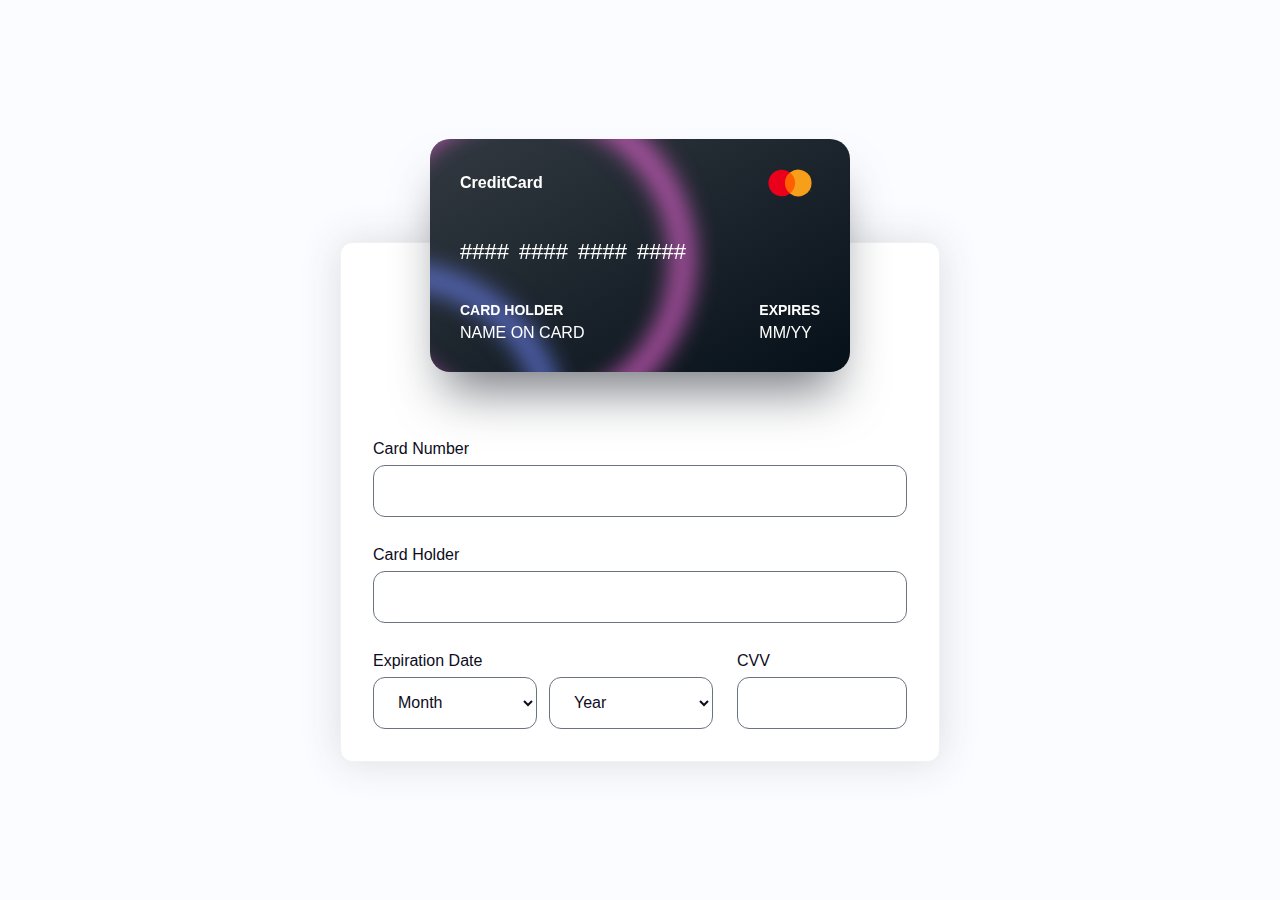
<file: credit-card-animation/index.html>
<!DOCTYPE html>
<html lang="en" >
<head>
  <meta charset="UTF-8">
  <title>CodePen - Credit Card animation</title>
  <link rel="stylesheet" href="./style.css">

</head>
<body>
<!-- partial:index.partial.html -->
<main>
      <section id="card" class="card">
        <div id="highlight"></div>
        <section class="card__front">
          <div class="card__header">
            <div>CreditCard</div>
            <svg xmlns="http://www.w3.org/2000/svg" height="40" width="60" id="svg895" version="1.1" viewBox="-96 -98.908 832 593.448"><defs id="defs879"><style id="style877" type="text/css">.e{fill:#f79e1b}</style></defs><path id="rect887" display="inline" fill="#ff5f00" stroke-width="5.494" d="M224.833 42.298h190.416v311.005H224.833z"/><path id="path889" d="M244.446 197.828a197.448 197.448 0 0175.54-155.475 197.777 197.777 0 100 311.004 197.448 197.448 0 01-75.54-155.53z" fill="#eb001b" stroke-width="5.494"/><path id="path891" d="M621.101 320.394v-6.372h2.747v-1.319h-6.537v1.319h2.582v6.373zm12.691 0v-7.69h-1.978l-2.307 5.493-2.308-5.494h-1.977v7.691h1.428v-5.823l2.143 5h1.483l2.143-5v5.823z" class="e" fill="#f79e1b" stroke-width="5.494"/><path id="path893" d="M640 197.828a197.777 197.777 0 01-320.015 155.474 197.777 197.777 0 000-311.004A197.777 197.777 0 01640 197.773z" class="e" fill="#f79e1b" stroke-width="5.494"/></svg>
          </div>
          <div id="card_number" class="card__number">
            <span>#<br></span>
            <span>#<br></span>
            <span>#<br></span>
            <span>#<br></span>

            <span>#<br></span>
            <span>#<br></span>
            <span>#<br></span>
            <span>#<br></span>

            <span>#<br></span>
            <span>#<br></span>
            <span>#<br></span>
            <span>#<br></span>

            <span>#<br></span>
            <span>#<br></span>
            <span>#<br></span>
            <span>#<br></span>
          </div>
          <div class="card__footer">
            <div class="card__holder">
              <div class="card__section__title">Card Holder</div>
              <div id="card_holder">Name on card</div>
            </div>
            <div class="card__expires">
              <div class="card__section__title">Expires</div>
              <span id="card_expires_month">MM</span>/<span id="card_expires_year">YY</span>
            </div>
          </div>
        </section>
        <section class="card__back">
          <div class="card__hide_line"></div>

          <div class="card_cvv">
            <span>CVV</span>
            <div id="card_cvv_field" class="card_cvv_field"></div>
          </div>
        </section>
      </section>

      <form class="form">
        <div>
          <label for="number">Card Number</label>
          <input id="number" type="number">
        </div>
        <div>
          <label for="holder">Card Holder</label>
          <input id="holder" type="text">
        </div>
        <div class="filed__group">
          <div>
            <label for="expiration_month">Expiration Date</label>
            <div class="filed__date">
              <select id="expiration_month">
                <option selected disabled>Month</option>
                <option>01</option>
                <option>02</option>
                <option>03</option>
                <option>04</option>
                <option>05</option>
                <option>06</option>
                <option>07</option>
                <option>08</option>
                <option>09</option>
                <option>10</option>
                <option>11</option>
                <option>12</option>
              </select>
              <select id="expiration_year">
                <option selected disabled>Year</option>
                <option>2023</option>
                <option>2024</option>
                <option>2025</option>
                <option>2026</option>
                <option>2027</option>
                <option>2028</option>
                <option>2029</option>
                <option>2030</option>
                <option>2031</option>
                <option>2032</option>
              </select>
            </div>
          </div>
          <div>
            <label for="cvv">CVV</label>
            <input id="cvv" type="number">
          </div>
        </div>
      </form>
    </main>
<!-- partial -->
  <script  src="./script.js"></script>

</body>
</html>
</file>
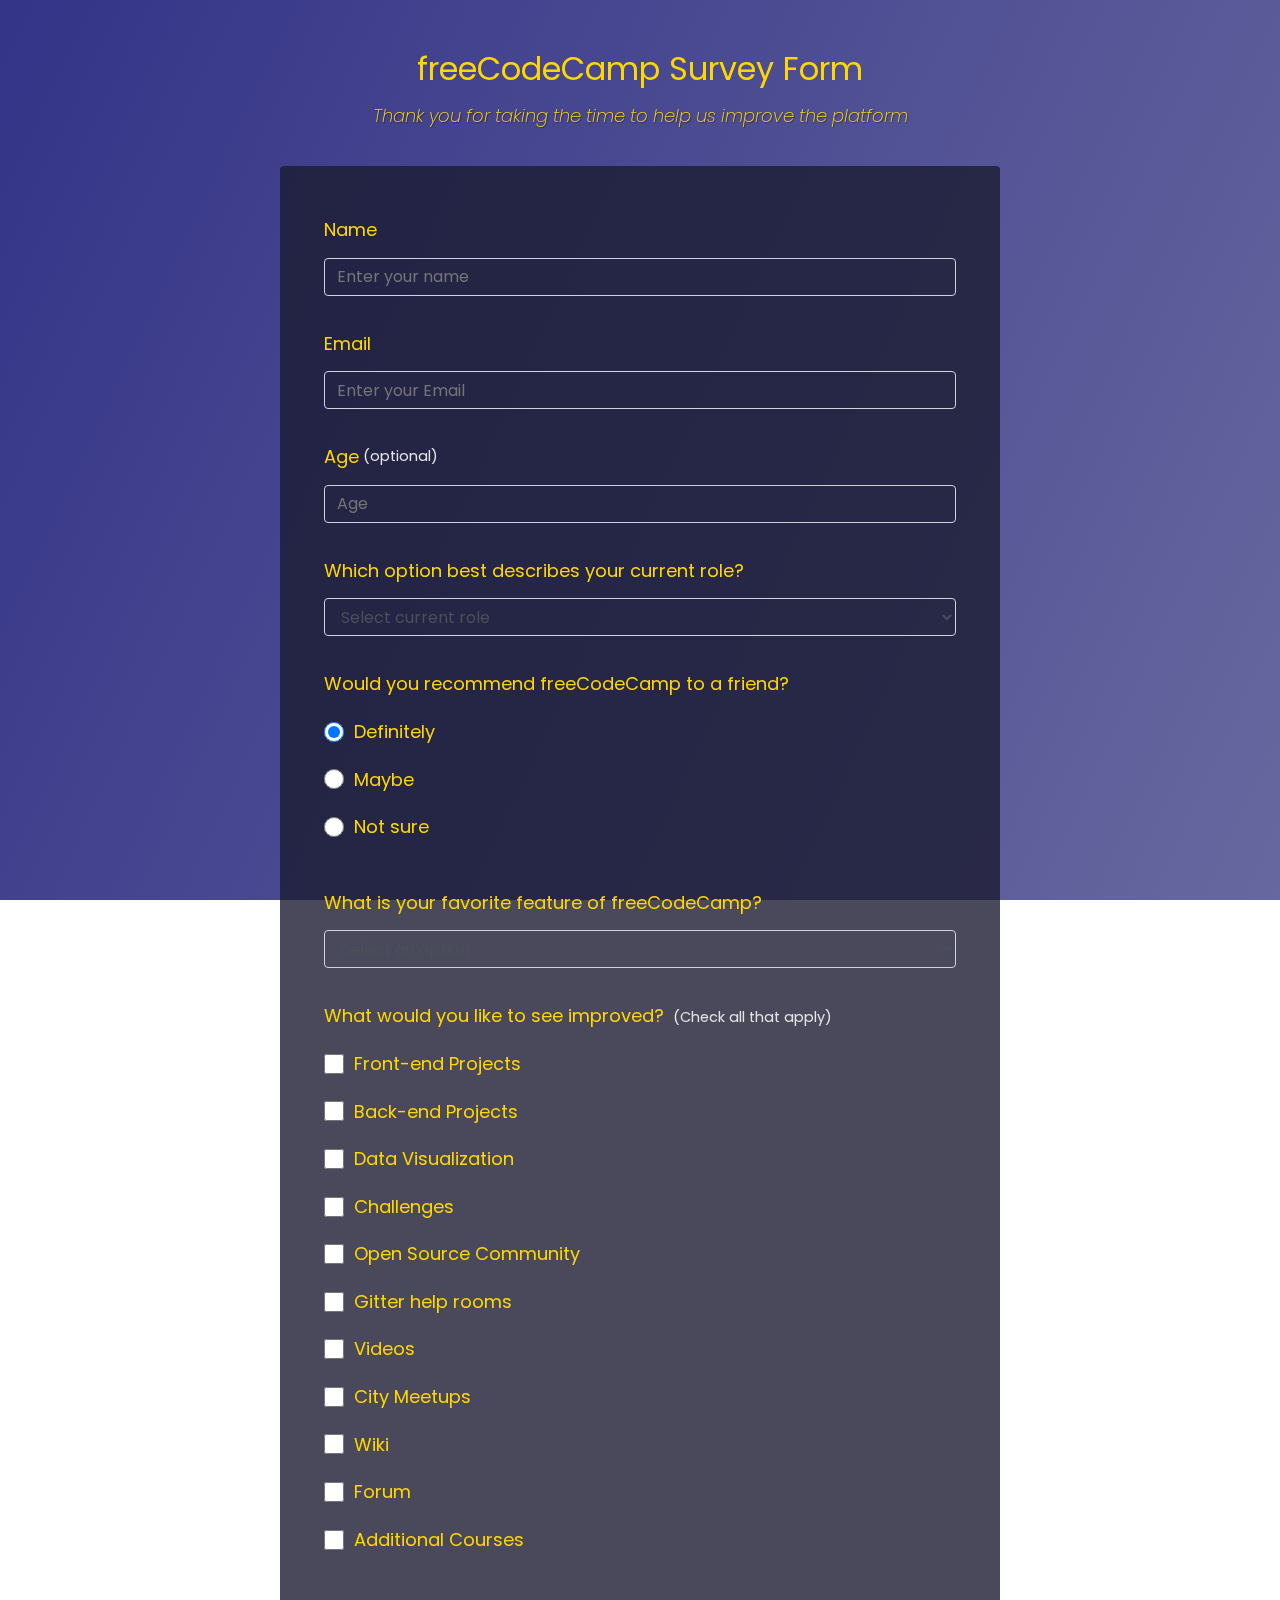
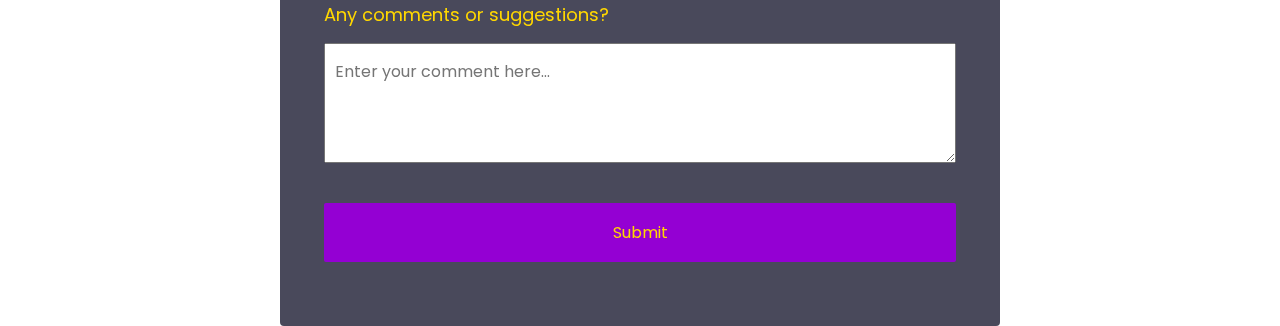
<file: fcc-survey-form-one/index.html>
<!DOCTYPE html>
<html lang="en" >
<head>
  <meta charset="UTF-8">
  <title>CodePen - FCC : Survey Form One</title>
  <link rel="stylesheet" href="./style.css">

</head>
<body>
<!-- partial:index.partial.html -->
<div class="container">
  <header class="header">
    <h1 id="title" class="text-center">freeCodeCamp Survey Form</h1>
    <p id="description" class="description text-center">
      Thank you for taking the time to help us improve the platform
    </p>
  </header>
  <form id="survey-form">
    <div class="form-group">
      <label id="name-label" for="name">Name</label>
      <input
        type="text"
        name="name"
        id="name"
        class="form-control"
        placeholder="Enter your name"
        required
      />
    </div>
    <div class="form-group">
      <label id="email-label" for="email">Email</label>
      <input
        type="email"
        name="email"
        id="email"
        class="form-control"
        placeholder="Enter your Email"
        required
      />
    </div>
    <div class="form-group">
      <label id="number-label" for="number"
        >Age<span class="clue">(optional)</span></label
      >
      <input
        type="number"
        name="age"
        id="number"
        min="10"
        max="99"
        class="form-control"
        placeholder="Age"
      />
    </div>
    <div class="form-group">
      <p>Which option best describes your current role?</p>
      <select id="dropdown" name="role" class="form-control" required>
        <option disabled selected value>Select current role</option>
        <option value="student">Student</option>
        <option value="job">Full Time Job</option>
        <option value="learner">Full Time Learner</option>
        <option value="preferNo">Prefer not to say</option>
        <option value="other">Other</option>
      </select>
    </div>

    <div class="form-group">
      <p>Would you recommend freeCodeCamp to a friend?</p>
      <label>
        <input
          name="user-recommend"
          value="definitely"
          type="radio"
          class="input-radio"
          checked
        />Definitely</label
      >
      <label>
        <input
          name="user-recommend"
          value="maybe"
          type="radio"
          class="input-radio"
        />Maybe</label
      >

      <label
        ><input
          name="user-recommend"
          value="not-sure"
          type="radio"
          class="input-radio"
        />Not sure</label
      >
    </div>

    <div class="form-group">
      <p>
        What is your favorite feature of freeCodeCamp?
      </p>
      <select id="most-like" name="mostLike" class="form-control" required>
        <option disabled selected value>Select an option</option>
        <option value="challenges">Challenges</option>
        <option value="projects">Projects</option>
        <option value="community">Community</option>
        <option value="openSource">Open Source</option>
      </select>
    </div>

    <div class="form-group">
      <p>
        What would you like to see improved?
        <span class="clue">(Check all that apply)</span>
      </p>

      <label
        ><input
          name="prefer"
          value="front-end-projects"
          type="checkbox"
          class="input-checkbox"
        />Front-end Projects</label
      >
      <label>
        <input
          name="prefer"
          value="back-end-projects"
          type="checkbox"
          class="input-checkbox"
        />Back-end Projects</label
      >
      <label
        ><input
          name="prefer"
          value="data-visualization"
          type="checkbox"
          class="input-checkbox"
        />Data Visualization</label
      >
      <label
        ><input
          name="prefer"
          value="challenges"
          type="checkbox"
          class="input-checkbox"
        />Challenges</label
      >
      <label
        ><input
          name="prefer"
          value="open-source-community"
          type="checkbox"
          class="input-checkbox"
        />Open Source Community</label
      >
      <label
        ><input
          name="prefer"
          value="gitter-help-rooms"
          type="checkbox"
          class="input-checkbox"
        />Gitter help rooms</label
      >
      <label
        ><input
          name="prefer"
          value="videos"
          type="checkbox"
          class="input-checkbox"
        />Videos</label
      >
      <label
        ><input
          name="prefer"
          value="city-meetups"
          type="checkbox"
          class="input-checkbox"
        />City Meetups</label
      >
      <label
        ><input
          name="prefer"
          value="wiki"
          type="checkbox"
          class="input-checkbox"
        />Wiki</label
      >
      <label
        ><input
          name="prefer"
          value="forum"
          type="checkbox"
          class="input-checkbox"
        />Forum</label
      >
      <label
        ><input
          name="prefer"
          value="additional-courses"
          type="checkbox"
          class="input-checkbox"
        />Additional Courses</label
      >
    </div>

    <div class="form-group">
      <p>Any comments or suggestions?</p>
      <textarea
        id="comments"
        class="input-textarea"
        name="comment"
        placeholder="Enter your comment here..."
      ></textarea>
    </div>

    <div class="form-group">
      <button type="submit" id="submit" class="submit-button">
        Submit
      </button>
    </div>
  </form>
</div>
<!-- partial -->
  <script  src="./script.js"></script>

</body>
</html>
</file>
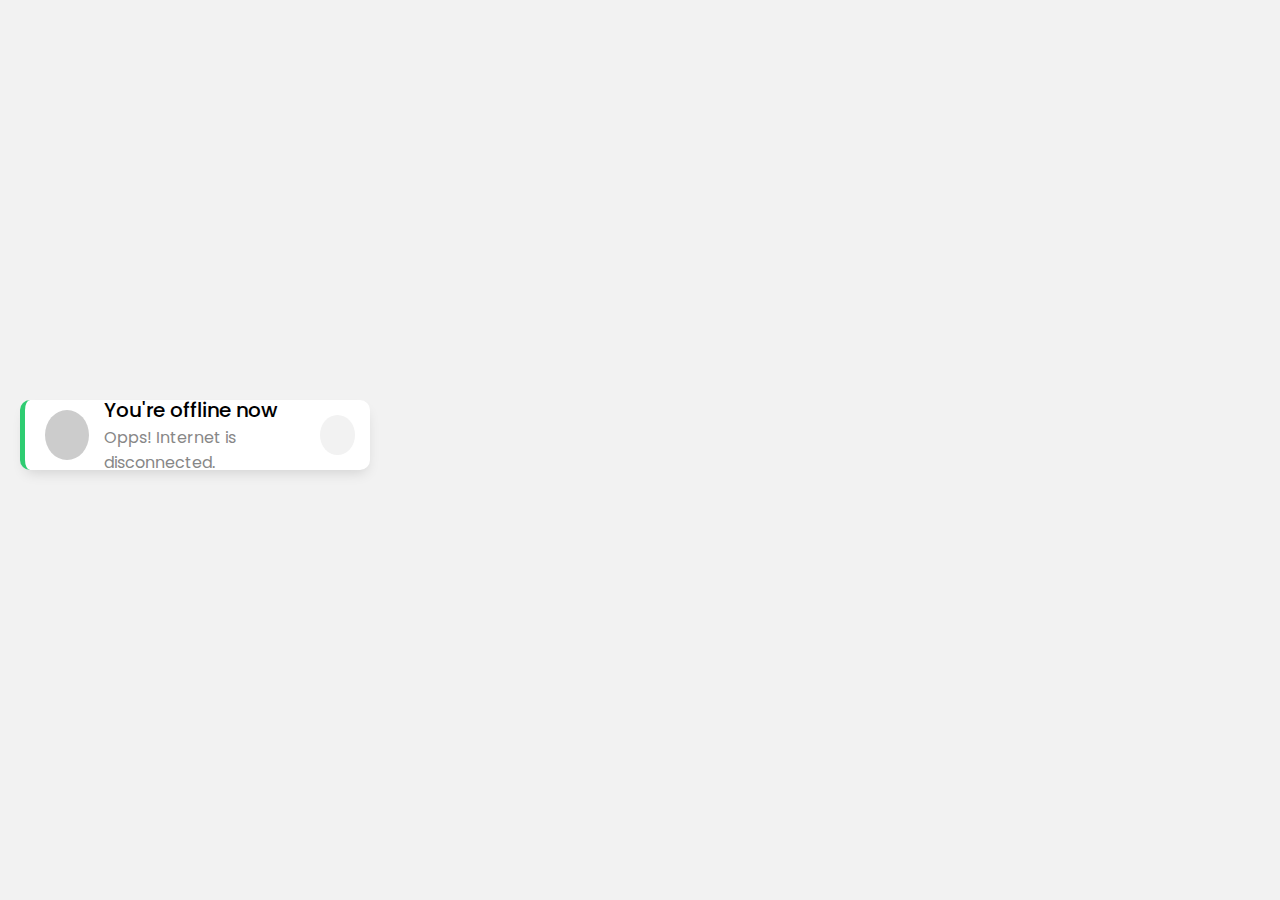
<file: pen-export-jOBGmRQ/index.html>
<!DOCTYPE html>
<html lang="en" >
<head>
  <meta charset="UTF-8">
  <title>CodePen - A Pen by bobby</title>
  <link rel="stylesheet" href="./style.css">

</head>
<body>
<!-- partial:index.partial.html -->
<!DOCTYPE html>
<!-- Created By CodingNepal - www.codingnepalweb.com -->
<html lang="en">
<head>
  <meta charset="UTF-8">
  <title>Detect Internet Connection | CodingNepal</title>
  <link rel="stylesheet" href="style.css">
  <link rel="stylesheet" href="https://unicons.iconscout.com/release/v3.0.6/css/line.css">
</head>
<body>
  <div class="wrapper">
    <div class="toast">
      <div class="content">
        <div class="icon"><i class="uil uil-wifi"></i></div>
        <div class="details">
          <span>You're online now</span>
          <p>Hurray! Internet is connected.</p>
        </div>
      </div>
      <div class="close-icon"><i class="uil uil-times"></i></div>
    </div>
  </div>

  <script src="script.js"></script>

</body>
</html>
<!-- partial -->
  <script  src="./script.js"></script>

</body>
</html>
</file>
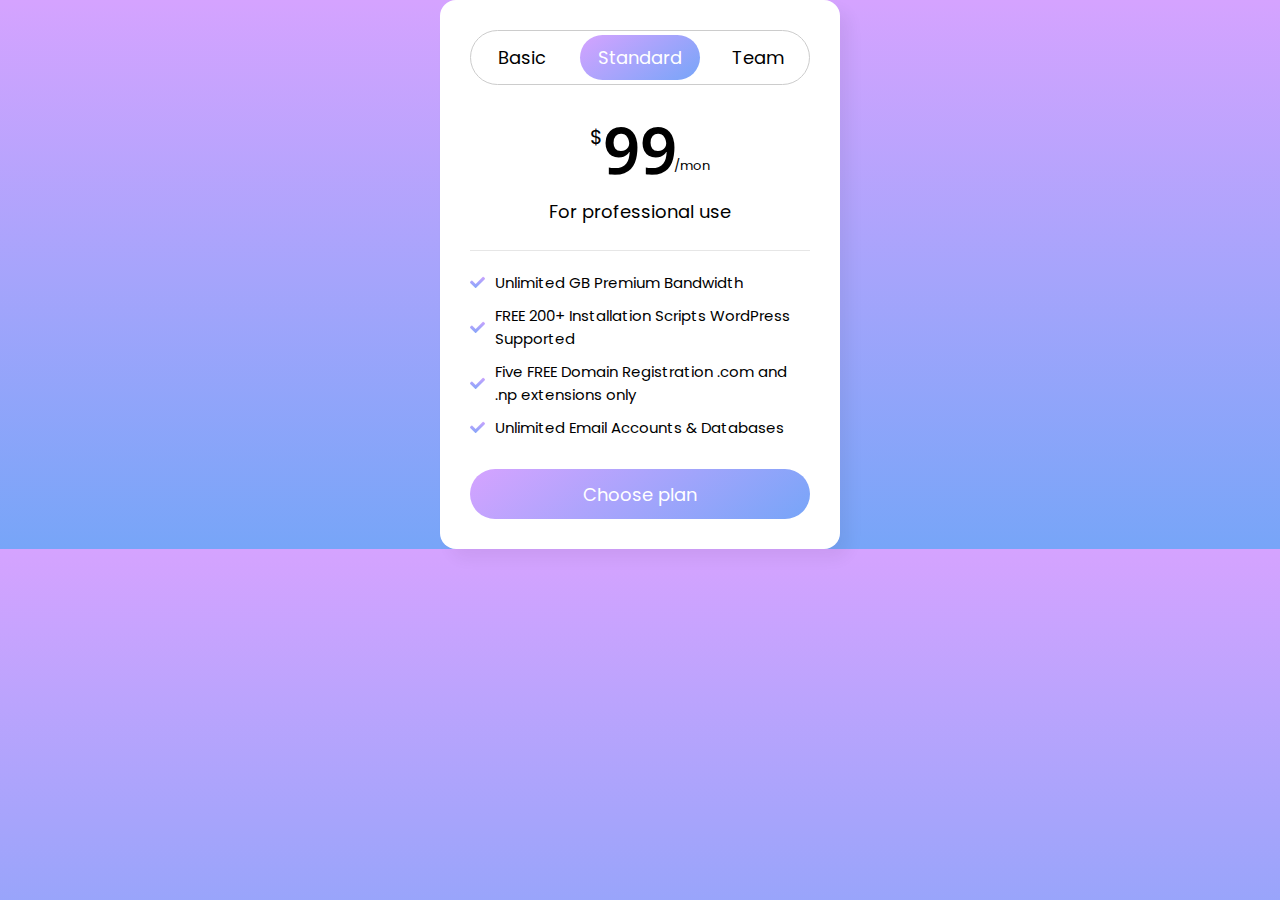
<file: pen-export-WNpOeWq/index.html>
<!DOCTYPE html>
<html lang="en" >
<head>
  <meta charset="UTF-8">
  <title>CodePen - A Pen by bobby</title>
  <link rel="stylesheet" href="./style.css">

</head>
<body>
<!-- partial:index.partial.html -->
<!DOCTYPE html>
<!-- Coding By CodingNepal - youtube.com/codingnepal -->
<html lang="en">
<head>
  <meta charset="UTF-8">
  <meta name="viewport" content="width=device-width, initial-scale=1.0">
  <title>Pure CSS Pricing Cards | CodingNepal</title>
  <link rel="stylesheet" href="style.css">
  <link rel="stylesheet" href="https://cdnjs.cloudflare.com/ajax/libs/font-awesome/5.15.3/css/all.min.css"/>
</head>
<body>
  <div class="wrapper">
    <input type="radio" name="slider" id="tab-1">
    <input type="radio" name="slider" id="tab-2" checked>
    <input type="radio" name="slider" id="tab-3">
    <header>
      <label for="tab-1" class="tab-1">Basic</label>
      <label for="tab-2" class="tab-2">Standard</label>
      <label for="tab-3" class="tab-3">Team</label>
      <div class="slider"></div>
    </header>
    <div class="card-area">
      <div class="cards">
        <div class="row row-1">
          <div class="price-details">
            <span class="price">19</span>
            <p>For beginner use</p>
          </div>
          <ul class="features">
            <li><i class="fas fa-check"></i><span>100 GB Premium Bandwidth</span></li>
            <li><i class="fas fa-check"></i><span>FREE 50+ Installation Scripts WordPress Supported</span></li>
            <li><i class="fas fa-check"></i><span>One FREE Domain Registration .com and .np extensions only</span></li>
            <li><i class="fas fa-check"></i><span>Unlimited Email Accounts & Databases</span></li>
          </ul>
        </div>
        <div class="row">
          <div class="price-details">
            <span class="price">99</span>
            <p>For professional use</p>
          </div>
          <ul class="features">
            <li><i class="fas fa-check"></i><span>Unlimited GB Premium Bandwidth</span></li>
            <li><i class="fas fa-check"></i><span>FREE 200+ Installation Scripts WordPress Supported</span></li>
            <li><i class="fas fa-check"></i><span>Five FREE Domain Registration .com and .np extensions only</span></li>
            <li><i class="fas fa-check"></i><span>Unlimited Email Accounts & Databases</span></li>
          </ul>
        </div>
        <div class="row">
          <div class="price-details">
            <span class="price">49</span>
            <p>For team collaboration</p>
          </div>
          <ul class="features">
            <li><i class="fas fa-check"></i><span>200 GB Premium Bandwidth</span></li>
            <li><i class="fas fa-check"></i><span>FREE 100+ Installation Scripts WordPress Supported</span></li>
            <li><i class="fas fa-check"></i><span>Two FREE Domain Registration .com and .np extensions only</span></li>
            <li><i class="fas fa-check"></i><span>Unlimited Email Accounts & Databases</span></li>
          </ul>
        </div>
      </div>
    </div>
    <button>Choose plan</button>
  </div>

</body>
</html>
<!-- partial -->
  
</body>
</html>
</file>
<file: credit-card-animation/style.css>
:root {font-family: 'Poppins', sans-serif;
  line-height: 1.5;
  font-weight: 400;

  color-scheme: #000;
  background-color: #242424;

  font-synthesis: none;
  text-rendering: optimizeLegibility;
  -webkit-font-smoothing: antialiased;
  -moz-osx-font-smoothing: grayscale;
  -webkit-text-size-adjust: 100%;
}

* {
  box-sizing: border-box;
}

body {
  font-family: 'Poppins', sans-serif;
  width: 100vw;
  height: 100vh;
  background: #fbfcff;
  padding: 24px;
  margin: 0;
  display: flex;
  align-items:center;
  justify-content: center;
}

#highlight {
  position: absolute;
  border: 1px solid #fff;
  border-radius: 12px;
  z-index: 1;
  width: 0;
  height: 0;
  top: 0;
  left: 0;
  box-shadow: 0 0 5px #fff;
  transition: .3s;
}

#highlight.highlight__number {
  width: 346px;
  height: 40px;
  top: 92px;
  left: 18px;
}

#highlight.highlight__holder {
  width: 264px;
  height: 56px;
  top: 156px;
  left: 18px;
}

#highlight.highlight__expire {
  width: 86px;
  height: 56px;
  top: 156px;
  left: 323px;
}

#highlight.highlight__cvv {
  width: 381px;
  height: 91px;
  top: 83px;
  left: 18px;
}

#highlight.hidden {
  display: none;
}

.card { 
  position: relative;
  max-width: 420px;
  margin: 0 auto;
  transform-style: preserve-3d;
  transition: 1s;
}

.card:hover,
.card.flip {
  transform: rotateY(180deg);
}

.card:hover #highlight {
  display: none;
}

.card__front,
.card__back {
  width: 100%;
  max-width: 420px;
  height: 233px;
  border-radius: 20px;
  padding: 24px 30px 30px;
  background: linear-gradient(to right bottom, #323941, #061018);
  box-shadow: 0 33px 50px -15px rgba(50,55,63,.66);
  color: #fff;
  overflow: hidden;
  margin: 0 auto;
  backface-visibility: hidden;
}

@media (max-width: 450px) {
  .card__front,
  .card__back{
    padding: 8px 12px 16px;
    height: 206px;
  }
}

.card__back {
  position: absolute;
  top: 0;
  left: 0;
  transform: rotateY(180deg);
  padding: 24px 0 0;
}

.card__front {
  position: relative;
}

.card__front:before,
.card__back:before {
  content: "";
  position: absolute;
  border: 16px solid #ff6be7;
  border-radius: 100%;
  left: -17%;
  top: -45px;
  height: 300px;
  width: 300px;
  filter: blur(13px);
}

.card__front:after,
.card__back:after {
  content: "";
  position: absolute;
  border: 16px solid #7288ff;
  border-radius: 100%;
  width: 300px;
  top: 55%;
  left: -200px;
  height: 300px;
  filter: blur(13px);
}

.card__hide_line {
  height: 40px;
  width: 100%;
  background-color: #6b7280;
  position: relative;
  z-index: 1;
}

.card_cvv {
  position: relative;
  z-index: 1;
  margin-top: 24px;
  padding: 0 32px;
  display: flex;
  flex-direction: column;
  align-items: end;
  font-size: 14px;
  font-weight: 600;
  text-transform: uppercase;
}

.card_cvv_field {
  margin-top: 6px;
  background-color: #fff;
  border-radius: 12px;
  height: 44px;
  width: 100%;
  color: #000;
  display: flex;
  align-items: center;
  justify-content: end;
  padding: 0 12px;
  font-size: 25px;
  line-height: 21px;
}

.card__header {
  display: flex;
  align-items: center;
  justify-content: space-between;
  font-weight: 600;
  margin-bottom: 32px;
  position: relative;
  z-index: 1;
}

.card__number {
  /* word-spacing: 10px; */
  font-size: 22px;
  margin-bottom: 32px;
  position: relative;
  z-index: 1;
  display: flex;
  height: 33px;
  overflow: hidden;
}

.card__number span {
  display: flex;
  flex-direction: column;
  transition: .2s;
}

.card__number span.filed { 
  transform: translateY(-33px);
}

.card__number span:nth-child(4n) {
  margin-right: 10px;
}

.card__footer {
  display: flex;
  align-items: center;
  justify-content: space-between;
  position: relative;
  z-index: 1;
}

.card__holder {
  text-transform: uppercase;
}

.card__section__title {
  font-size: 14px;
  font-weight: 600;
  text-transform: uppercase;
}

.form {
  border-radius: 12px;
  background: #fff;
  max-width: 600px;
  margin: -130px auto 0;
  padding: 180px 32px 32px;
  border: 1px solid #f1f1f1;
  box-shadow: 0 0 40px rgba(50,55,63,.16);
  display: grid;
  gap: 12px;
}

label {
  display: block;
  margin: 14px 0 4px;
  color: #0d0c22;
  font-weight: 500;
}

input, select {
  height: 52px;
  display: block;
  width: 100%;
  border: 1px solid #6b7280;
  padding: 18px 20px;
  transition: outline 200ms ease, box-shadow 200ms ease;
  border-radius: 12px;
  outline: none;
  background-color: #fff;
  color: #0d0c22;
  font-size: 16px;
}

input:focus,
select:focus {
  border: 1px solid #000;   
  outline: 4px solid rgba(0,0,0,.1);
}

select {
  padding: 0 20px;
}

.filed__group {
  display: grid;
  grid-template-columns: 2fr 1fr;
  gap: 24px;
}

.filed__date {
  display: grid;
  grid-template-columns: 1fr 1fr;
  gap: 12px;
}
</file>
<file: fcc-survey-form-one/style.css>
@import url('https://fonts.googleapis.com/css?family=Poppins:200i,400&display=swap');

:root {
  --color-white: #FFD700;
  --color-darkblue: #1b1b32;
  --color-darkblue-alpha: rgba(27, 27, 50, 0.8);
  --color-green: #9400D3;
}

*,
*::before,
*::after {
  box-sizing: border-box;
}

body {
  font-family: 'poppins', comic-sans;
  font-size: 1rem;
  font-weight: 400;
  line-height: 2.2;
  color: var(--color-white);
  margin: 0;
}

/* mobile friendly alternative to using background-attachment: fixed */
body::before {
  content: '';
  position: fixed;
  top: 0;
  left: 0;
  height: 100%;
  width: 100%;
  z-index: -1;
  background: var(--color-darkblue);
  background-image: linear-gradient(
      115deg,
      rgba(58, 58, 158, 0.8),
      rgba(136, 136, 206, 0.7)
    ),
    url(https://cdn.freecodecamp.org/testable-projects-fcc/images/survey-form-background.jpeg);
  background-size: cover;
  background-repeat: no-repeat;
  background-position: center;
}

h1 {
  font-weight: 400;
  line-height: 1.2;
}

p {
  font-size: 1.125rem;
}

h1,
p {
  margin-top: 0;
  margin-bottom: 0.5rem;
}

label {
  display: flex;
  align-items: center;
  font-size: 1.125rem;
  margin-bottom: 0.5rem;
}

input,
button,
select,
textarea {
  margin: 0;
  font-family: inherit;
  font-size: inherit;
  line-height: inherit;
}

button {
  border: none;
}

.container {
  width: 100%;
  margin: 3.125rem auto 0 auto;
}

@media (min-width: 576px) {
  .container {
    max-width: 540px;
  }
}

@media (min-width: 768px) {
  .container {
    max-width: 720px;
  }
}

.header {
  padding: 0 0.625rem;
  margin-bottom: 1.875rem;
}

.description {
  font-style: italic;
  font-weight: 200;
  text-shadow: 1px 1px 1px rgba(0, 0, 0, 0.4);
}

.clue {
  margin-left: 0.25rem;
  font-size: 0.9rem;
  color: #e4e4e4;
}

.text-center {
  text-align: center;
}

/* form */

form {
  background: var(--color-darkblue-alpha);
  padding: 2.5rem 0.625rem;
  border-radius: 0.25rem;
}

@media (min-width: 480px) {
  form {
    padding: 2.5rem;
  }
}

.form-group {
  margin: 0 auto 1.25rem auto;
  padding: 0.25rem;
}

.form-control {
  display: block;
  width: 100%;
  height: 2.375rem;
  padding: 0.375rem 0.75rem;
  color: #495057;
  background-color: #8080;
  background-clip: padding-box;
  border: 1px solid #ced4da;
  border-radius: 0.25rem;
  transition: border-color 0.15s ease-in-out, box-shadow 0.15s ease-in-out;
}

.form-control:focus {
  border-color: #80bdff;
  outline: 0;
  box-shadow: 0 0 0 0.2rem rgba(0, 123, 255, 0.25);
}

.input-radio,
.input-checkbox {
  display: inline-block;
  margin-right: 0.625rem;
  min-height: 1.25rem;
  min-width: 1.25rem;
}

.input-textarea {
  min-height: 120px;
  width: 100%;
  padding: 0.625rem;
  resize: vertical;
}

.submit-button {
  display: block;
  width: 100%;
  padding: 0.75rem;
  background: var(--color-green);
  color: inherit;
  border-radius: 2px;
  cursor: pointer;
}
</file>
<file: pen-export-jOBGmRQ/style.css>
@import url('https://fonts.googleapis.com/css2?family=Poppins:wght@200;300;400;500;600;700&display=swap');
*{
  margin: 0;
  padding: 0;
  box-sizing: border-box;
  font-family: 'Poppins', sans-serif;
}
body{
  overflow: hidden;
  background: #f2f2f2;
}
.wrapper{
  position: absolute;
  top: 400px;
  left: 20px;
  animation: show_toast 1s ease forwards;
}
@keyframes show_toast {
  0%{
    transform: translateX(-100%);
  }
  40%{
    transform: translateX(10%);
  }
  80%, 100%{
    transform: translateX(20px);
  }
}
.wrapper.hide{
  animation: hide_toast 1s ease forwards;
}
@keyframes hide_toast {
  0%{
    transform: translateX(20px);
  }
  40%{
    transform: translateX(10%);
  }
  80%, 100%{
    opacity: 0;
    pointer-events: none;
    transform: translateX(-100%);
  }
}
.wrapper .toast{
  background: #fff;
  padding: 20px 15px 20px 20px;
  border-radius: 10px;
  border-left: 5px solid #2ecc71;
  box-shadow: 1px 7px 14px -5px rgba(0,0,0,0.15);
  max-width: 350px;
  max-height: 70px;
  min-width: 200px;
  min-height: 40px;
  display: flex;
  align-items: center;
  justify-content: space-between;
}

.toast .content{
  display: flex;
  align-items: center;
}
.content .icon{
  font-size: 25px;
  color: #fff;
  height: 50px;
  width: 50px;
  text-align: center;
  line-height: 50px;
  border-radius: 50%;
  background: #2ecc71;
}
.toast.offline .content .icon{
  background: #ccc;
}
.content .details{
  margin-left: 15px;
}
.details span{
  font-size: 20px;
  font-weight: 500;
}
.details p{
  color: #878787;
}
.toast .close-icon{
  color: #878787;
  font-size: 23px;
  cursor: pointer;
  height: 40px;
  width: 40px;
  text-align: center;
  line-height: 40px;
  border-radius: 50%;
  background: #f2f2f2;
  transition: all 0.3s ease;
}
.close-icon:hover{
  background: #efefef;
}
</file>
<file: pen-export-WNpOeWq/style.css>
@import url('https://fonts.googleapis.com/css2?family=Noto+Sans:wght@700&family=Poppins:wght@400;500;600&display=swap');
*{
  margin: 0;
  padding: 0;
  box-sizing: border-box;
  font-family: "Poppins", sans-serif;
}
body{
  display: flex;
  align-items: center;
  justify-content: center;
  background: linear-gradient(#D5A3FF 0%, #77A5F8 100%);
}
.wrapper{
  max-width: 400px;
  min-width: 30px;
  background: #fff;
  border-radius: 16px;
  padding: 30px;
  box-shadow: 10px 10px 15px rgba(0,0,0,0.05);
}
.wrapper header{
  height: 55px;
  display: flex;
  align-items: center;
  border: 1px solid #ccc;
  border-radius: 30px;
  position: relative;
}
header label{
  height: 100%;
  z-index: 2;
  width: 30%;
  display: flex;
  cursor: pointer;
  font-size: 18px;
  position: relative;
  align-items: center;
  justify-content: center;
  transition: color 0.3s ease;
}
#tab-1:checked ~ header .tab-1,
#tab-2:checked ~ header .tab-2,
#tab-3:checked ~ header .tab-3{
  color: #fff;
}
header label:nth-child(2){
  width: 40%;
}
header .slider{
  position: absolute;
  height: 85%;
  border-radius: inherit;
  background: linear-gradient(145deg, #D5A3FF 0%, #77A5F8 100%);
  transition: all 0.3s ease;
}
#tab-1:checked ~ header .slider{
  left: 0%;
  min-width: 20px;
  max-width: 90px;
  transform: translateX(5%);
}
#tab-2:checked ~ header .slider{
  left: 50%;
  width: 120px;
  min-width: 20px;
  transform: translateX(-50%);
}
#tab-3:checked ~ header .slider{
  left: 100%;
  width: 95px;
  min-width: 20px;
  transform: translateX(-105%);
}
.wrapper input[type="radio"]{
  display: none;
}
.card-area{
  overflow: hidden;
}
.card-area .cards{
  display: flex;
  width: 300%;
}
.cards .row{
  width: 33.4%;
}
.cards .row-1{
  transition: all 0.3s ease;
}
#tab-1:checked ~ .card-area .cards .row-1{
   margin-left: 0%;
}
#tab-2:checked ~ .card-area .cards .row-1{
  margin-left: -33.4%;
}
#tab-3:checked ~ .card-area .cards .row-1{
   margin-left: -66.8%;
}
.row .price-details{
  margin: 20px 0;
  text-align: center;
  padding-bottom: 25px;
  border-bottom: 1px solid #e6e6e6;
}
.price-details .price{
  font-size: 65px;
  font-weight: 600;
  position: relative;
  font-family: 'Noto Sans', sans-serif;
}
.price-details .price::before,
.price-details .price::after{
  position: absolute;
  font-weight: 400;
  font-family: "Poppins", sans-serif;
}
.price-details .price::before{
  content: "$";
  left: -13px;
  top: 17px;
  font-size: 20px;
}
.price-details .price::after{
  content: "/mon";
  right: -33px;
  bottom: 17px;
  font-size: 13px;
}
.price-details p{
  font-size: 18px;
  margin-top: 5px;
}
.row .features li{
  display: flex;
  font-size: 15px;
  list-style: none;
  margin-bottom: 10px;
  align-items: center;
}
.features li i{
  background: linear-gradient(#D5A3FF 0%, #77A5F8 100%);
  background-clip: text;
 -webkit-background-clip: text;
 -webkit-text-fill-color: transparent;
}
.features li span{
  margin-left: 10px;
}
.wrapper button{
  width: 100%;
  border-radius: 25px;
  border: none;
  outline: none;
  height: 50px;
  font-size: 18px;
  color: #fff;
  cursor: pointer;
  margin-top: 20px;
  background: linear-gradient(145deg, #D5A3FF 0%, #77A5F8 100%);
  transition: transform 0.3s ease;
}
.wrapper button:hover{
  transform: scale(0.98);
}
</file>
